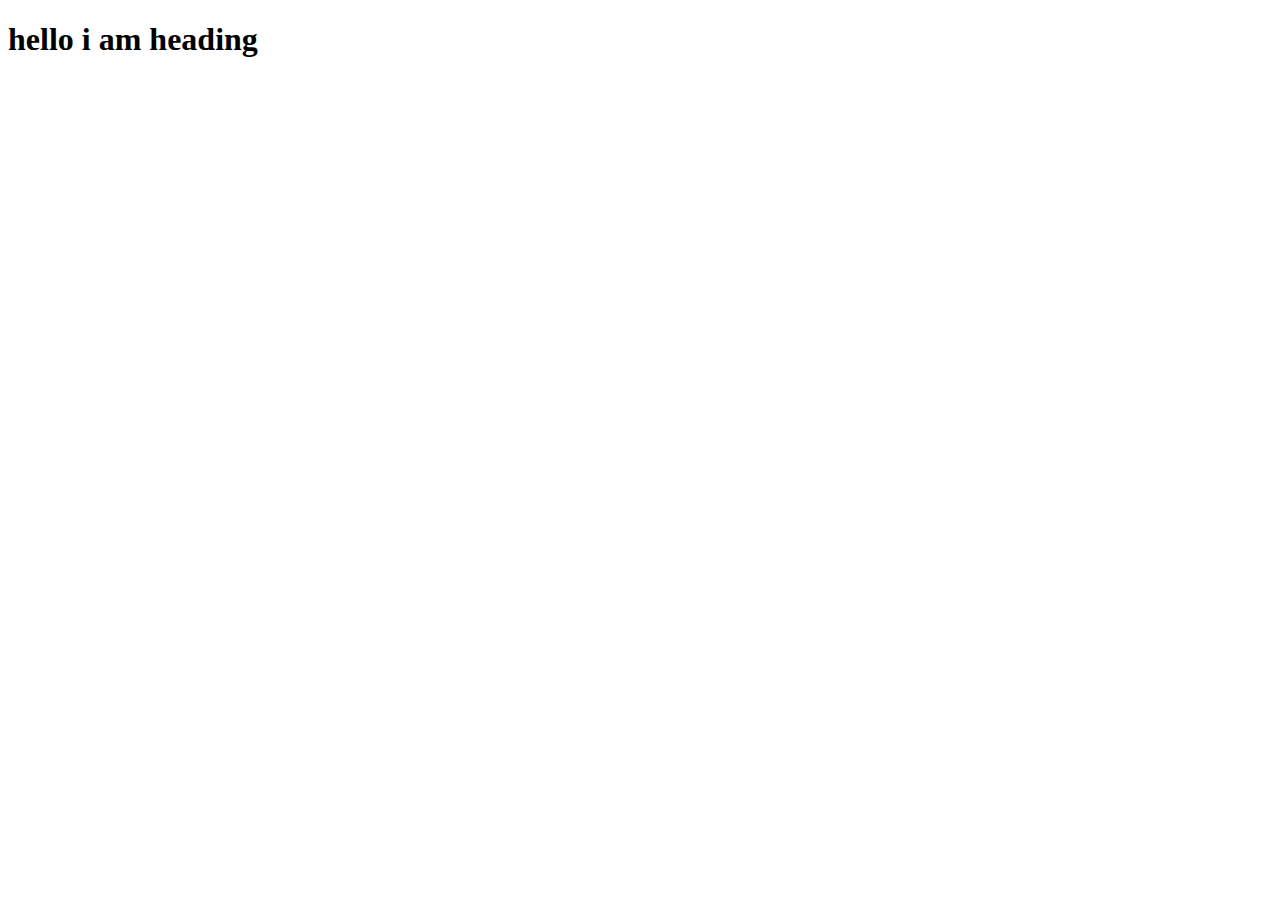
<file: assignment/assignment 1/index.html>
<!DOCTYPE html>
<html lang="en">
<head>
    <meta charset="UTF-8">
    <meta http-equiv="X-UA-Compatible" content="IE=edge">
    <meta name="viewport" content="width=device-width, initial-scale=1.0">
    <title>Document</title>
</head>
<body>
    <h1> hello i  am heading</h1>
</body>
</html>
</file>
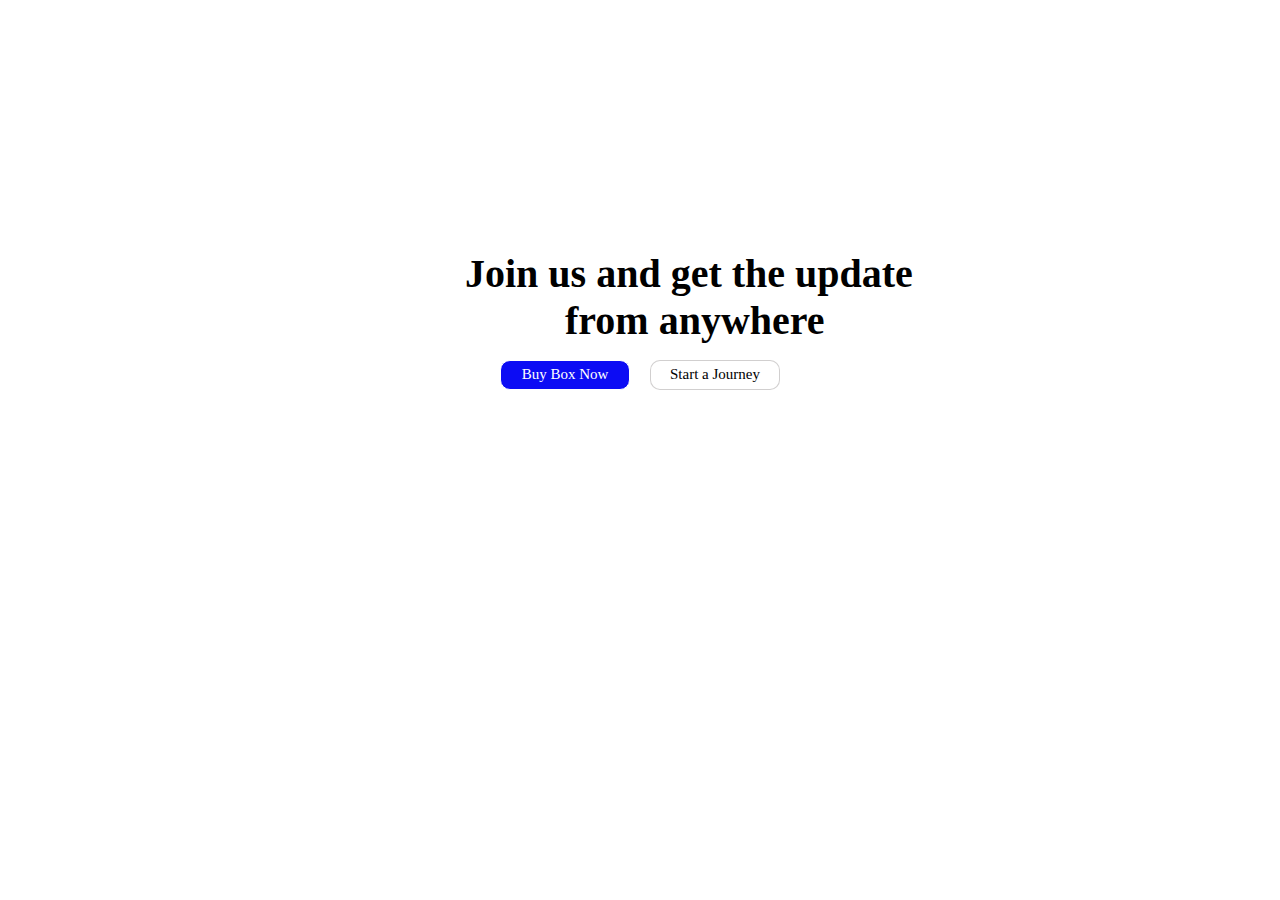
<file: assignment/assignment 2/cta.html>
<!DOCTYPE html>
<html lang="en">
<head>
    <meta charset="UTF-8">
    <meta http-equiv="X-UA-Compatible" content="IE=edge">
    <meta name="viewport" content="width=device-width, initial-scale=1.0">
    <title>Document</title>
    <link rel="stylesheet" href="stylesheet.css">
</head>
<body>
    <!-- Start second page -->
    <section >
        <div>
            <div class="div4">
                <h1>Join us and get the update</h1>
                <h1 class="p1"> from anywhere</a>
                <!-- <p>Join us and get the update</p>
        <p class="p1">from anywhere</p> -->
            </div>
            <div class="div5">
                <a href="#">Buy Box Now</a>
            </div>
            <div class="div6">
                <a href="#">Start a Journey</a>
            </div>
        </div>
    </section>
    <!-- End second page -->
    
</body>
</html>
</file>
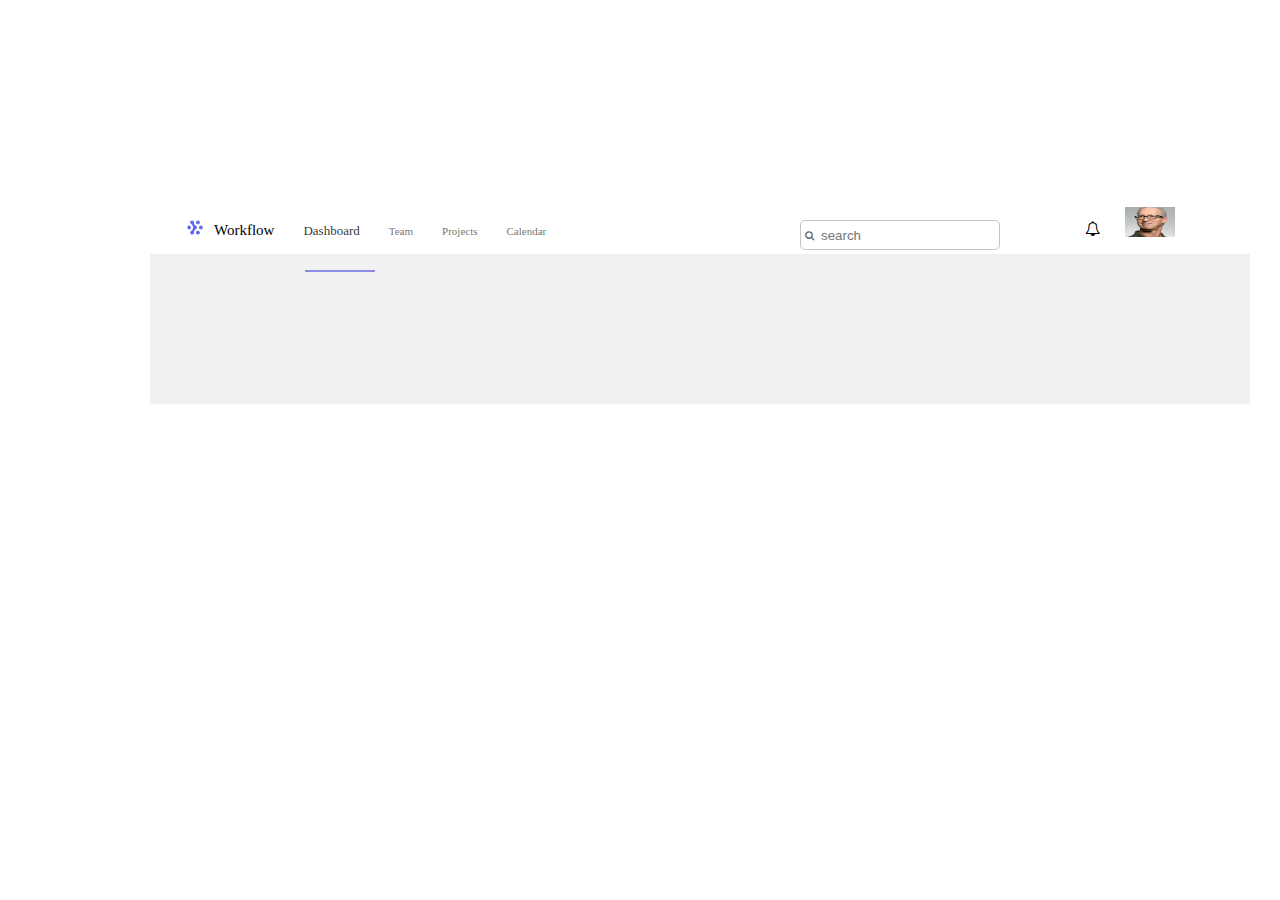
<file: assignment/assignment 2/navbarsection.html>
<!DOCTYPE html>
<html lang="en">
<head>
    <meta charset="UTF-8">
    <meta http-equiv="X-UA-Compatible" content="IE=edge">
    <meta name="viewport" content="width=device-width, initial-scale=1.0">
    <title>Navbar Section</title>
    <link rel="stylesheet" href="https://cdnjs.cloudflare.com/ajax/libs/font-awesome/4.7.0/css/font-awesome.min.css">
    <link rel="stylesheet" href="stylesheet.css">
</head>
<body>
     <!-- navar section start-->
<section class="main2">
     <div class="flex">
        <nav class="nav">
            <img src="upload/task-nav-logo.svg" alt="" height="15px" width="30px">
            <a href="#" class="flow">Workflow</a>
            <a href="#" class="dashboard">Dashboard</a>  
            <a href="#" class="section">Team</a>
            <a href="#" class="section">Projects</a>
            <a href="#" class="section">Calendar</a>
            <hr class="hr">
        </nav>
        <div class="flex2">
            <div class="search">
                 <input type="text" placeholder="search" class="search1">
                <i class="fa fa-search" style="font-size:10px;color: rgba(19, 18, 18, 0.644)" id="icon"></i>
            </div>
            <div class="img1">
            <div>
                <i class="fa fa-bell-o" style="font-size:15px"></i>
                <img src="upload/pic.png" alt="" height="30px" width="50px" class="img2">  
            </div> 
            </div>
            
        </div>
    </div>
    <div class="box">
    </div>
</section>
    <!-- navar section end -->
</body>
</html>
</file>
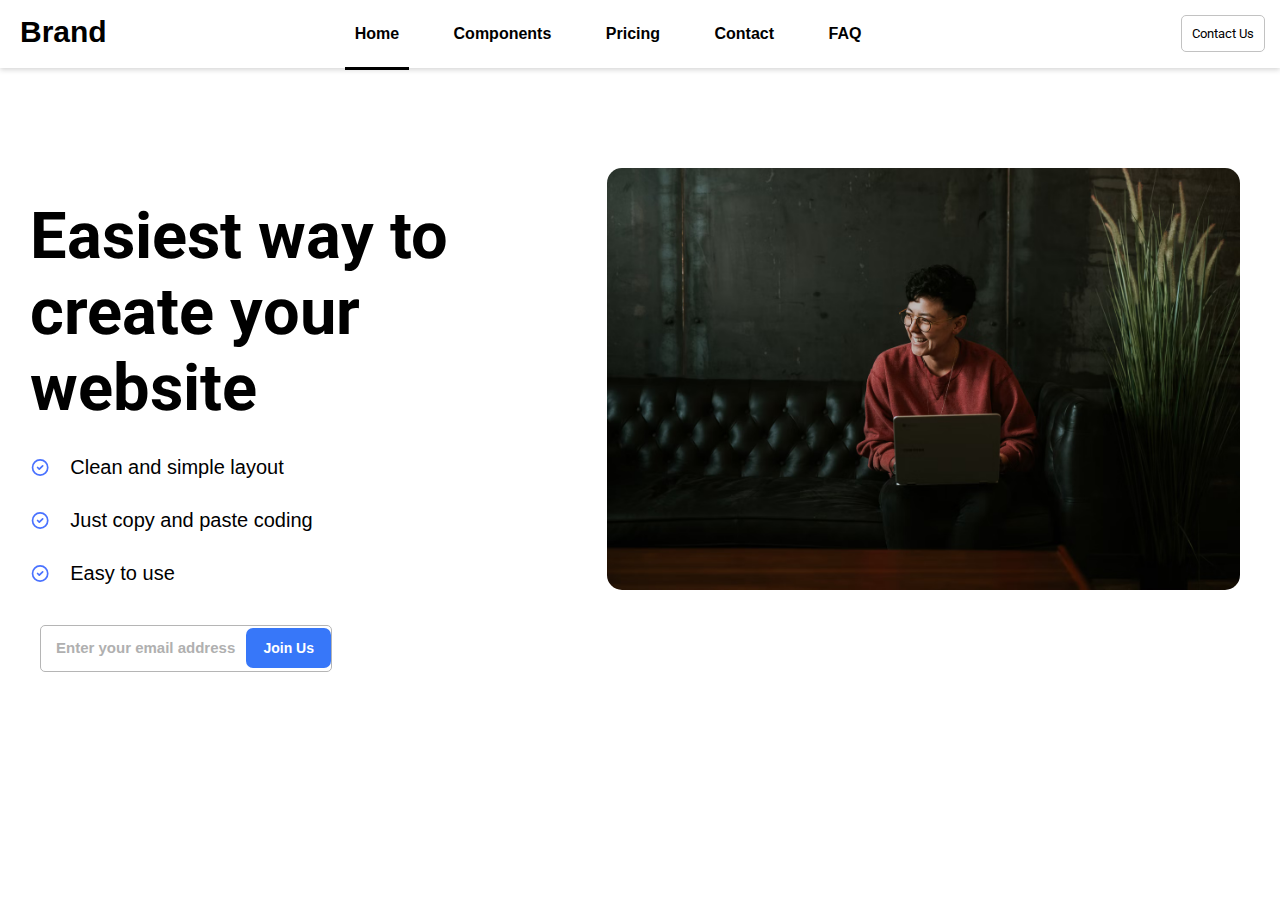
<file: assignment/Assignment-3/hero.html>
<!DOCTYPE html>
<html lang="en">
  <head>
    <meta charset="UTF-8" />
    <meta http-equiv="X-UA-Compatible" content="IE=edge" />
    <meta name="viewport" content="width=device-width, initial-scale=1.0" />
    <title>Navbar</title>
    <link
      rel="stylesheet"
      href="https://cdnjs.cloudflare.com/ajax/libs/font-awesome/6.1.1/css/all.min.css"
      integrity="sha512-KfkfwYDsLkIlwQp6LFnl8zNdLGxu9YAA1QvwINks4PhcElQSvqcyVLLD9aMhXd13uQjoXtEKNosOWaZqXgel0g=="
      crossorigin="anonymous"
      referrerpolicy="no-referrer"
    />
    <link rel="stylesheet" href="assests/css/hero.css" />
  </head>
  <body>
    <!-- Navbar for desktop screens starts -->
    <section id="navbar">
      <nav class="nav-links">
        <div class="logo">Brand</div>
        <ul>
          <li><a href="#" class="nav-items active">Home</a></li>
          <li><a href="#" class="nav-items">Components</a></li>
          <li><a href="#" class="nav-items">Pricing</a></li>
          <li><a href="#" class="nav-items">Contact</a></li>
          <li><a href="#" class="nav-items">FAQ</a></li>
        </ul>
        <div class="contact-button">
          <a href="#">
            <button>Contact Us</button>
          </a>
        </div>
      </nav>
    </section>
    <!-- Navbar for desktop screen ends -->
    <!-- Navigation bar for mobile devices starts -->
    <section id="mobile-nav">
      <div class="mobile-navigation">
            <div class="mobile-nav-items">
                <div class="mobile-logo">
                    <span id="logo-text">Brand</span>
                </div>
                <div class="navigation-buttons">
                    <button id="bar-btn">
                    <i class="fa-solid fa-bars"></i>
                    </button>
                    <button id="cross-btn">
                    <i class="fa-solid fa-xmark"></i>
                    </button>
                </div>
            </div>
            <nav class="mobile-links">
            <ul>
                <li><a href="#" class="active">Home</a></li>
                <li><a href="#">Components</a></li>
                <li><a href="#">Pricing</a></li>
                <li><a href="#">Contact</a></li>
                <li><a href="#">FAQ</a></li>
            </ul>
            </nav>
      </div>
    </section>
    <!-- Navigation bar for mobile devices ends-->
    <section id="body-content">
      <div class="content">
        <div class="left-content">
          <h1>Easiest way to create your website</h1>
          <div class="paragraph-content one">
            <svg
              xmlns="http://www.w3.org/2000/svg"
              class="w-6 h-6 mx-2 text-blue-500"
              viewBox="0 0 24 24"
              stroke="currentColor"
            >
              <path
                stroke-linecap="round"
                stroke-linejoin="round"
                stroke-width="2"
                d="M9 12l2 2 4-4m6 2a9 9 0 11-18 0 9 9 0 0118 0z"
              />
            </svg>
            <p>Clean and simple layout</p>
          </div>
          <div class="paragraph-content two">
            <svg
              xmlns="http://www.w3.org/2000/svg"
              class="w-6 h-6 mx-2 text-blue-500"
              viewBox="0 0 24 24"
              stroke="currentColor"
            >
              <path
                stroke-linecap="round"
                stroke-linejoin="round"
                stroke-width="2"
                d="M9 12l2 2 4-4m6 2a9 9 0 11-18 0 9 9 0 0118 0z"
              />
            </svg>
            <p>Just copy and paste coding</p>
          </div>
          <div class="paragraph-content three">
            <svg
              xmlns="http://www.w3.org/2000/svg"
              class="w-6 h-6 mx-2 text-blue-500"
              viewBox="0 0 24 24"
              stroke="currentColor"
            >
              <path
                stroke-linecap="round"
                stroke-linejoin="round"
                stroke-width="2"
                d="M9 12l2 2 4-4m6 2a9 9 0 11-18 0 9 9 0 0118 0z"
              />
            </svg>
            <p>Easy to use</p>
          </div>
          <div class="search-bar">
            <input
              type="text"
              id="textfield"
              placeholder="Enter your email address"
            />
            <button id="search-btn">Join Us</button>
          </div>
        </div>
        <div class="right-content">
          <a href="assests/uploads/task-hero.png" target="_self">
            <img src="assests/uploads/task-hero.png" alt="Profile-image" />
          </a>
        </div>
      </div>
    </section>
    <!-- Body contents ends -->
    <script src="./assests/jquery 3.6.js/jquery3.6.js"></script>
    <script>
      $(document).ready(function (){
        $("#bar-btn").click(function (){
          $(".mobile-links ul").show(300);
          $("#bar-btn").hide(100);
          $("#cross-btn").show(100);
        });
        $("#cross-btn").click(function (){
          $(".mobile-links ul").hide(200);
          $("#cross-btn").hide(100);
          $("#bar-btn").show(100);
        });
      });
    </script>
  </body>
</html>
</file>
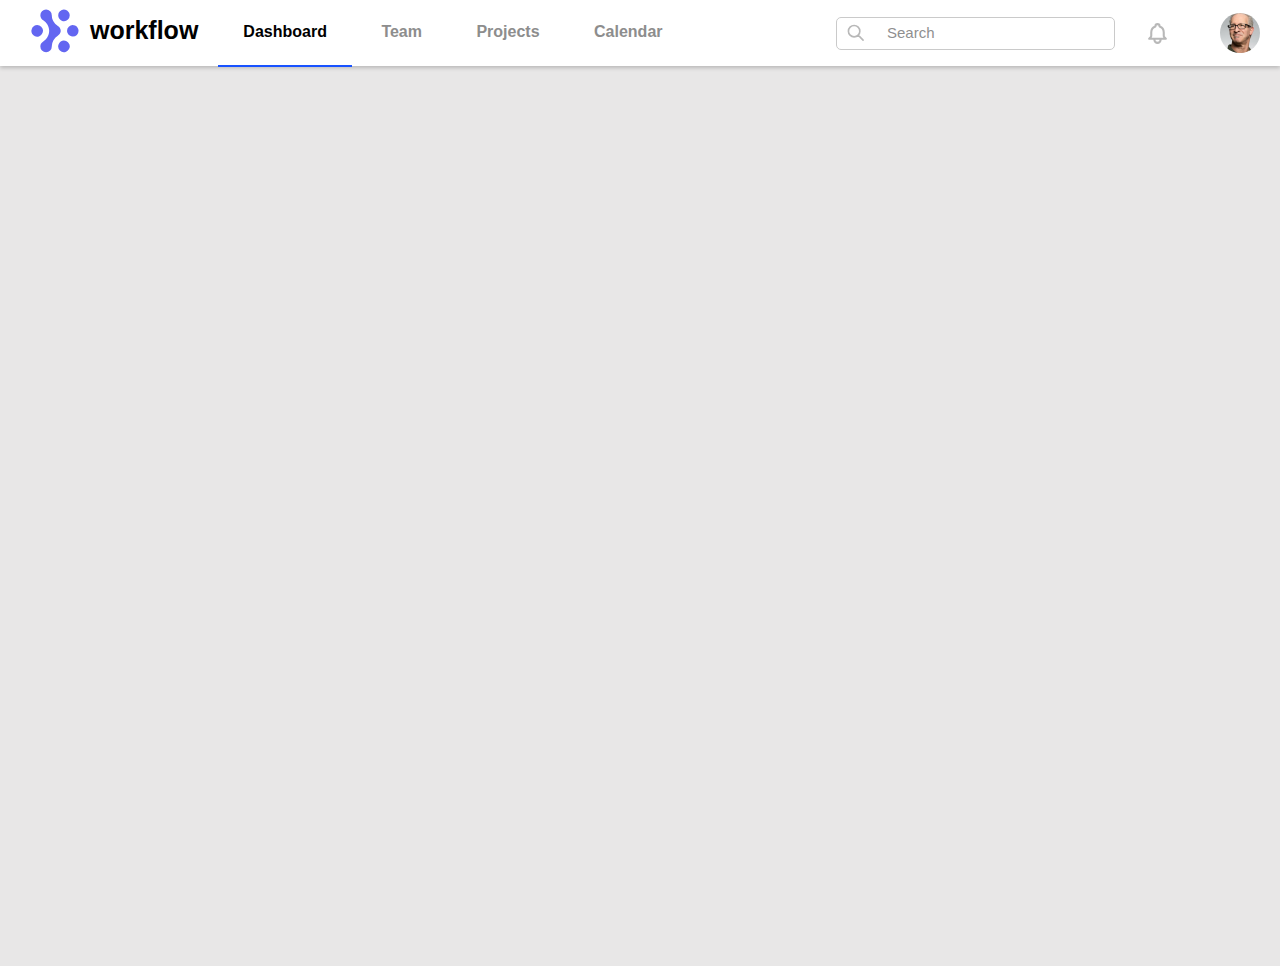
<file: assignment/Assignment-3/nav.html>
<!DOCTYPE html>
<html lang="en">
  <head>
    <meta charset="UTF-8" />
    <meta http-equiv="X-UA-Compatible" content="IE=edge" />
    <meta name="viewport" content="width=device-width, initial-scale=1.0" />
    <title>Navbar</title>
    <link rel="stylesheet" href="assests/css/nav.css" />
    <link
      rel="stylesheet"
      href="https://cdnjs.cloudflare.com/ajax/libs/font-awesome/6.1.1/css/all.min.css"
      integrity="sha512-KfkfwYDsLkIlwQp6LFnl8zNdLGxu9YAA1QvwINks4PhcElQSvqcyVLLD9aMhXd13uQjoXtEKNosOWaZqXgel0g=="
      crossorigin="anonymous"
      referrerpolicy="no-referrer"
    />
  </head>
  <body>
    <section id="navbar">
      <nav class="navigation-links">
        <div class="logo">
          <svg
            xmlns="http://www.w3.org/2000/svg"
            fill="none"
            viewBox="0 0 35 32"
          >
            <path
              fill="#6366f1"
              d="M15.258 26.865a4.043 4.043 0 01-1.133 2.917A4.006 4.006 0 0111.253 31a3.992 3.992 0 01-2.872-1.218 4.028 4.028 0 01-1.133-2.917c.009-.698.2-1.382.557-1.981.356-.6.863-1.094 1.47-1.433-.024.109.09-.055 0 0l1.86-1.652a8.495 8.495 0 002.304-5.793c0-2.926-1.711-5.901-4.17-7.457.094.055-.036-.094 0 0A3.952 3.952 0 017.8 7.116a3.975 3.975 0 01-.557-1.98 4.042 4.042 0 011.133-2.918A4.006 4.006 0 0111.247 1a3.99 3.99 0 012.872 1.218 4.025 4.025 0 011.133 2.917 8.521 8.521 0 002.347 5.832l.817.8c.326.285.668.551 1.024.798.621.33 1.142.826 1.504 1.431a3.902 3.902 0 01-1.504 5.442c.033-.067-.063.036 0 0a8.968 8.968 0 00-3.024 3.183 9.016 9.016 0 00-1.158 4.244zM19.741 5.123c0 .796.235 1.575.676 2.237a4.01 4.01 0 001.798 1.482 3.99 3.99 0 004.366-.873 4.042 4.042 0 00.869-4.386 4.02 4.02 0 00-1.476-1.806 3.994 3.994 0 00-5.058.501 4.038 4.038 0 00-1.175 2.845zM23.748 22.84c-.792 0-1.567.236-2.226.678a4.021 4.021 0 00-1.476 1.806 4.042 4.042 0 00.869 4.387 3.99 3.99 0 004.366.873A4.01 4.01 0 0027.08 29.1a4.039 4.039 0 00-.5-5.082 4 4 0 00-2.832-1.18zM34 15.994c0-.796-.235-1.574-.675-2.236a4.01 4.01 0 00-1.798-1.483 3.99 3.99 0 00-4.367.873 4.042 4.042 0 00-.869 4.387 4.02 4.02 0 001.476 1.806 3.993 3.993 0 002.226.678 4.003 4.003 0 002.832-1.18A4.04 4.04 0 0034 15.993z"
            />
            <path
              fill="#6366f1"
              d="M5.007 11.969c-.793 0-1.567.236-2.226.678a4.021 4.021 0 00-1.476 1.807 4.042 4.042 0 00.869 4.386 4.001 4.001 0 004.366.873 4.011 4.011 0 001.798-1.483 4.038 4.038 0 00-.5-5.08 4.004 4.004 0 00-2.831-1.181z"
            />
          </svg>
        </div>
        <span id="workflow">workflow</span>
        <ul>
          <li id="dropdown-item">
            <a href="#" id="menu">Menu  <i class="fa-solid fa-bars" id="dropdown"></i></a>
          </li>
          <li><a href="#" class="nav-menu active">Dashboard</a></li>
          <li><a href="#" class="nav-menu">Team</a></li>
          <li><a href="#" class="nav-menu">Projects</a></li>
          <li><a href="#" class="nav-menu">Calendar</a></li>
        </ul>
        <div class="right-content">
          <div class="svg-image">
            <svg
              id="magnifying-glass"
              xmlns="http://www.w3.org/2000/svg"
              class="h-6 w-6"
              fill="none"
              viewBox="0 0 24 24"
              stroke="currentColor"
              stroke-width="2"
            >
              <path
                stroke-linecap="round"
                stroke-linejoin="round"
                d="M21 21l-6-6m2-5a7 7 0 11-14 0 7 7 0 0114 0z"
              />
            </svg>
            <input type="text" name="" id="search-btn" placeholder="Search" />
          </div>
          <div class="profile-image">
            <svg
              id="bell-icon"
              class="h-6 w-6"
              xmlns="http://www.w3.org/2000/svg"
              fill="none"
              viewBox="0 0 24 24"
              stroke-width="2"
              stroke="currentColor"
              aria-hidden="true"
            >
              <path
                stroke-linecap="round"
                stroke-linejoin="round"
                d="M15 17h5l-1.405-1.405A2.032 2.032 0 0118 14.158V11a6.002 6.002 0 00-4-5.659V5a2 2 0 10-4 0v.341C7.67 6.165 6 8.388 6 11v3.159c0 .538-.214 1.055-.595 1.436L4 17h5m6 0v1a3 3 0 11-6 0v-1m6 0H9"
              />
            </svg>
            <img src="assests/uploads/task-nav-user.png" alt="profile image" />
          </div>
        </div>
      </nav>
    </section>
    <!-- Navbar for desktop screen ends -->
    <section id="mobile-nav">
      <div class="mobile-navigation">
        <div class="cross-button">
          <button id="cross-btn">
            <i class="fa-solid fa-xmark"></i>
            </button>
        </div>
        <nav class="mobile-links">
          <ul>
            <li><a href="#" class="link-active">Dashboard</a></li>
            <li><a href="#">Team</a></li>
            <li><a href="#">Projects</a></li>
            <li><a href="#">Calendar</a></li>
          </ul>
        </nav>
      </div>
    </section>
    <!-- Navbar for mobile screen ends -->
    <section id="body-content"></section>
    <script src="./assests/jquery 3.6.js/jquery3.6.js"></script>
    <script>
      $(document).ready(function (){
        $("#menu").click(function (){
          $(".mobile-links").toggle(300);
          $("#cross-btn").toggle(100);
        });
        $("#cross-btn").click(function (){
          $(".mobile-links").hide(200);
          $("#cross-btn").hide(100);
        });
      });
    </script>
  </body>
</html>
</file>
<file: assignment/assignment 2/stylesheet.css>
*{
    box-sizing: border-box;
    margin: 0;
    padding: 0;
}
/* Start 404 page */
.main{
    border: 2px solid blue;

}
.div1 p{
    color: hsla(251, 81%, 45%, 0.781);
    position: absolute;
    left:400px;
    top:200px;
    font-size:50px;
    font-family: Franklin Gothic Medium;
}
.div2{
    position: absolute;
    left: 550px;
    top: 100px;
}
.div2 p{
    font-size: 50px;
    font-family: Franklin Gothic Medium;
}
.div2 .p{
    font-size:15px;
    font-family:Bahnschrift SemiBold;
    color:	#ccc8c8;
}
.div3{
    position: absolute;
    left:550px;
    top:300px;
}
.bt .btn{
    position: absolute;
    left:700px;
    top:290px;
    border:1px solid  #DCDCDC;
    border-radius: 10px;
    background-color: #DCDCDC;
    color: rgba(8, 8, 112, 0.705);
    padding: 8px;
    text-decoration: none;
    
    
}
.div3 .btn{
    background-color: hsla(251, 81%, 45%, 0.781);
    border:1px solid;
    border-radius:10px;
    color: white;
    padding: 8px;
    text-decoration: none;

}
.div2 {
    padding-top: 100px;
}
/* end 404 page  */

/* second page start */

.div4{
    position: absolute;
    left:465px;
    top:250px;
    
   

}
.div4 h1{
    font-size:40px;
    font-family: Franklin Gothic Medium;
    
}
.div4 .p1{
    padding-left: 100px;
     
}
/* .div4 .p1{
     padding-left: 110px;
} */
.div5 a{
    position: absolute;
    left:500px;
    top:360px;
    background-color:#0000f3f3;
    border:1px solid;
    border-radius:10px;
    color: white;
    font-size: 15px;
    font-family:Franklin Gothic Medium;
    height: 30px;
    width: 130px;
    text-decoration: none;
    text-align: center;
    padding-top: 5px;
}
.div6 a{
    position: absolute;
    left:650px;
    top:360px;
    background-color:white;
    border:1px solid rgba(163, 160, 160, 0.5);
    border-radius:10px;
    color:black;
    font-size: 15px;
    font-family:Franklin Gothic Medium;
    height: 30px;
    width: 130px;
    text-align: center;
    text-decoration: none;
    padding-top: 5px;
}
 
/* second page end */
/* start thirs page */
.div7 h1{
    position: absolute;
    left:100px;
    top:150px;
    font-family:Bahnschrift SemiBold;
    font-size: 40px;
}
.div7{
    display: flex;
} 
.div8{
    flex: 2;
     
}
.div8 h1{
    margin-left: 100px;
}
.div9 a{
    text-decoration: none;
    font-size:15px;
    padding: 20px;
    color: black;
    
      
}
.div9{
    margin-left: 300px;
    padding-top: 150px;
    flex:8; 
}
 
.div10 a{
    position: absolute;
    right:100px;
    top: 150px;
    text-decoration: none;
    color: rgb(41, 39, 39);
    border: 1px solid;
    border-radius: 2px;
    width: 95px;
    height: 30px;
    padding-top: 5px;
    padding-left: 5px;
    font-family: Monospace;
    font-size: 15px;
}
.div11{
    display: flex;
}
.img{
    margin-left: 100px;
}
.div12{
    flex: 5;
}
    
.div12 .h1{
    padding-top: 100px;
    padding-left: 180px;
    font-size: 50px;
}
.div12 .h2{
        padding-left: 180px;
        font-size: 50px;
}
.div13{
    flex: 5;
    padding-top: 100px;
    padding-right: 50px;
  
}
.div14{
    color: black;
    font-size: 50px;
    padding-left: 180px;
    position: absolute;
    top: 400px;
}
.div15{
    padding-left: 180px;
    padding-top: 20px;
}
.div15 p{
    background-color: #e6e4e4;
    border: 1px solid  #e6e4e4;
    border-radius: 5px;
    color: rgb(73, 72, 72);
    height: 45px;
    width: 400px;
     /* padding-left: 40px; */
     padding-top: 10px;
     font-size: 20px;
    
}
.div15 .address{
    padding-left: 40px;
}
.div15 a{
    position: absolute;
    right: 780px;
    top: 602px;
    height: 30px;
    width:90px;
    padding-left: 20px;
    background-color: rgb(50, 97, 226);
    color: white;
    text-decoration: none;
    border: 1px solid  #e6e4e4;
    border-radius: 5px;
    padding-top: 5px; 
}
.div14 .icn{
    color:black ;
}
span{
    font-size: 20px;
}
     
/* endthird page */
/* Start navbar section */
.main2{
    position: absolute;
    top: 200px;
    left: 150px;
}
.nav a{
    text-decoration: none;
    color: black;
    padding-right: 25px;
}
.flex{
    display: flex;
    padding-top: 20px;
    margin-left: 30px;
}
.nav{
    flex: 5;
}
.nav .flow{
    font-family:Franklin Gothic Medium;
    font-size: 15px;
    color:black;

}
.nav .dashboard{
    font-family: Bahnschrift SemiBold;
    font-size: 13px;
    color: rgba(19, 18, 18, 0.884);
     
     
}
.nav .section{
    font-family: Bahnschrift SemiBold;
    font-size: 11px;
    color: rgba(19, 18, 18, 0.644);
}
.nav .hr{
    width: 70px;
    margin-left: 125px;
    position: absolute;
    top: 70px;
    border: 1px solid rgba(41, 41, 221, 0.5);

}

.img1{
    flex: 5;
}
.flex2{
    display: flex;
    margin-right: 150px;
}
.search{
    flex: 5;
    margin-right: 200px;
    
}
 
.box{
    background-color:	#e0dede70;
    height: 150px;
    width: 1100px;
     
    margin-top: 15px; 
}
.search1{
    padding-left: 20px;
    position: absolute;
    left: 650px;
    width: 200px;
    height: 30px;
    border: 1px solid rgb(199, 196, 196);
    border-radius: 5px;
    background-color:rgba(255, 255, 255, 0.836);
}
#icon{
     position: absolute;
     top:30px;
     left: 655px;
} 
.img2{
     position: absolute;
     top: 7px;
     left: 975px;
}

/* End navbar section */
</file>
<file: assignment/Assignment-3/assests/css/hero.css>
@import url("https://fonts.googleapis.com/css2?family=Roboto:wght@500&display=swap");
@import url("https://fonts.googleapis.com/css2?family=Roboto:wght@900&display=swap");
* {
  margin: 0;
  padding: 0;
  box-sizing: border-box;
  font-family: "Roboto Flex", sans-serif;
}
body{
    overflow-x: hidden;
}
.mobile-nav-items {
  display: flex;
  box-shadow: 0 2px 5px 0 rgba(0,0,0,0.16);
  padding: 10px 0;
}
.mobile-logo {
  flex: 20%;
}
#logo-text {
  font-size: 30px;
  font-weight: 600;
  margin-left: 20px;
}
.mobile-navigation{
    display: none;
}
.navigation-buttons {
  flex: 20%;
  display: flex;
  justify-content: flex-end;
}
#bar-btn, #cross-btn {
  padding: 0 13px;
  color: rgb(255, 255, 255);
  background-color: rgb(0, 0, 0);
  border: none;
  border-radius: 5px;
  margin-right: 20px;
}
#cross-btn{
    display: none;
}
.mobile-links {
  display: block;
  background: rgb(0, 0, 0);
  margin-top: 5px;
}
.mobile-links ul{
    list-style-type: none;
}
.mobile-links ul li{
    text-align: center;
    padding: 25px 0 20px 0;
}
.mobile-links li a{
    padding: 10px;
    color: #fff;
    text-decoration: none;
    font-size: 18px;
    font-weight: 600;
}
.mobile-links li a.active, .mobile-links li a:hover{
    border-bottom: 3px solid rgb(148, 148, 148);
}
/* Mobile navigation design starts */
/* Large screen design starts */
.nav-links{
    display: flex;
    box-shadow: 0 2px 5px 0 rgba(0,0,0,0.16);
}
.logo{
    flex:5%;
    font-size: 30px;
    font-weight: 600;
    padding: 10px 20px;
    margin-top: 5px;
    cursor: pointer;
}
.logo:hover{
    color: rgb(185, 185, 185);
}
.nav-links ul{
    list-style-type: none;
}
.nav-links li{
    display: inline-block;
    padding: 25px 15px;
}
.nav-links li a{
    text-decoration: none;
    color: #000;
    padding: 25px 10px;
    font-weight: 550;
}
.nav-links li a.active, .nav-links li a:hover {
    border-bottom: 3px solid #000;
}
.contact-button{
    padding: 10px 0;
    flex:10%;
}
.contact-button a{
    display: flex;
    justify-content: flex-end;
    text-decoration: none;
}
.contact-button a button{
    padding:10px;
    border: 1px solid rgb(194, 194, 194);
    margin-top: 5px;
    margin-right: 15px;
    background-color: #fff;
    font-family: 'Roboto', sans-serif;
    border-radius: 5px;
    cursor: pointer;
}
.contact-button a button:hover{
    background-color: rgb(241, 237, 237);
}
.content{
    display: flex;
}
.left-content{
    padding: 130px 30px 0 30px;
}
.left-content h1{
    font-size: 65px;
    font-family: 'Roboto', sans-serif;
}
.left-content{
    flex: 4;
}
.right-content{
    flex: 5;
}
.paragraph-content {
    padding-top: 30px;
}
.paragraph-content ,.one, .two, .three{
    display: flex;
}
.paragraph-content p{
    margin-left:20px;
    font-size: 20px;
}
.paragraph-content svg{
    width:4%;
    color:rgb(74, 114, 255);
    fill: #fff;
}
.right-content{
    padding: 100px 40px 0 40px;
}
.right-content img{
    width: 100%;
    border-radius: 15px;
}
.search-bar{
    padding: 40px 10px;
}
.search-bar #textfield{
    width: 60%;
    padding: 15px;
    border-radius: 5px;
    border: 1px solid rgb(181, 181, 181);
}
::placeholder{
    font-size: 15px;
    font-weight: bold;
    color: rgb(176, 176, 176);
}
#search-btn{
    color: #fff;
    background-color: rgb(55, 119, 249);
    border: none;
    padding:12px 17px;
    border-radius: 7px;
    margin-left:-90px ;
    cursor: pointer;     
    font-size: 14px;
    font-weight: 600;
}
#search-btn:hover{
    background-color: rgb(0, 13, 255);
}
/* Large screen design ends */
/* Responsive design starts */
@media (max-width:1200px){
    .content{
        flex-direction: column;
    }
    .right-content img{
        margin-top: -100px;
    }
    .search-bar{
        display: flex;
        justify-content: center;
    }
}
@media (max-width:900px){
   .logo{
       flex: 10%;
   }
   .nav-links ul li{
       padding: 25px 10px;
   }
}
@media (max-width: 767px) {
    .mobile-navigation{
        display: block;
    }
    .mobile-links ul{
        display: none;
    }
    .nav-links{
        display: none;
    }
    .left-content h1{
        font-size: 60px;
    }
    .search-bar #textfield{
        width: 80%;
    }
  }
  @media (max-width:480px){
    .left-content h1{
        font-size: 50px;
    }
    .search-bar #textfield{
        width: 90%;
    }
  }
/* Responsive design ends */
</file>
<file: assignment/Assignment-3/assests/css/nav.css>
@import url('https://fonts.googleapis.com/css2?family=Roboto:wght@500&display=swap');
@import url('https://fonts.googleapis.com/css2?family=Roboto:wght@900&display=swap');
*{
    margin: 0;
    padding: 0;
    box-sizing: border-box;
    font-family: 'Roboto Flex', sans-serif;
}
html,body{
    overflow-x: hidden;
}
/*Navigation design starts*/
#navbar{
    position: relative;
    box-shadow: 0 2px 4px 0 rgba(0,0,0,.2);
}
.navigation-links{
    display: flex;
    padding: 8px 10px;
}
.logo svg{
    width: 50px;
    margin-left:20px;
}
#workflow{
    font-size: 25px;
    font-weight: 600;
    margin: 8px 0 0 10px;
}
.navigation-links ul{
    list-style-type: none;
    flex:5;
    padding: 15px 20px;
}
.navigation-links li{
    display: inline;
}
.navigation-links li a{
    text-decoration: none;
    padding: 25px;
    color: rgb(141, 141, 141);
    font-weight: 600;
}
#menu{
    display: none;
}
/* Mobile Navigation design starts */
.mobile-links{
    display: none;
    padding: 30px 0;
}
#cross-btn{
    float: right;
    display: none;
    padding: 15px;
    margin: 10px 20px 0 0;
    background: rgb(255, 255, 255);
    border: none;
    border-radius: 5px;
    box-shadow: 0 0 5px 0 rgba(0,0,0,.4);
}
.mobile-links ul{
    list-style-type: none;
    margin-top: 20px;
}
.mobile-links li{
    padding: 25px 0;
    text-align: center;
}
.mobile-links li a{
    text-decoration: none;
    color:#000;
    font-weight: 600;
    padding: 20px 10px;
}
.mobile-links li a.link-active, .mobile-links li a:hover{
    color: #000;
    border-bottom: 2px solid rgb(24, 82, 255);
}
/* Mobile Navigation design ends */
.navigation-links li a:hover, .navigation-links li a.active{
    color: #000;
    border-bottom: 2px solid rgb(24, 82, 255);
}
.right-content{
    display: flex;
    flex:2; 
}
.right-content .svg-image{
    display: flex;
    justify-content: center;
    align-items: center;
    position: relative;
}
.right-content #search-btn{
    padding: 8px 50px;
    border: 1px solid rgb(202, 202, 202);
    border-radius: 5px;
    
}
#magnifying-glass{
    position: absolute;
    left:10px;
    width: 7%;
}
 ::placeholder{
    color: rgb(143, 143, 143);
    font-size: 15px;
}
.right-content svg{
    fill: #fff;
    color: rgb(184, 184, 184);
    cursor: pointer;
}
 #bell-icon{
    width: 25px;
    margin-left: 30px;
}
#bell-icon :hover{
    color: #000;
}
.profile-image{
    display: flex;
    justify-content: center;
    align-items: center;
}
.profile-image img{
    width: 40px;
    border-radius: 50px;
    margin:5px 10px 5px 50px;
    cursor: pointer;
}
/*Navigation design ends*/
/*Body design starts*/
#body-content{
    background-color: rgb(232, 231, 231);
    height: 100vh;
}
/*Body design ends*/
/*Responsive design starts*/
@media (max-width:1200px){
    #menu{
        display: inline;
        color: #000;
    }
    .navigation-links li .nav-menu, .active{
        display: none;
    } 
    .dropdown{
        position: relative;
    }
    .dropdown-item{
        position: absolute;
        top:44px;
        min-width: 200px;
        background-color: #fff;
        box-shadow: 0 2px 5px 0 rgba(0,0,0,0.16);
    }
    .dropdown-item a{
        display: block;
    }
     .dropdown:hover .dropdown-item {
       display: block;
     }
    .nav-items{
        display: none;
    }
    .navigation-links li a:hover{
        border-bottom: none;
    }
}
@media (max-width:900px){
    #search-btn{
        display: none;
    }
}
@media (max-width:600px){
    #bell-icon{
        display: none;
    }
    #workflow{
        font-size: 20px;
        margin-top: 12px;
    }
}
@media (max-width:495px){
    #workflow{
        display: none;
    }
}
/*Responsive design ends*/
</file>
